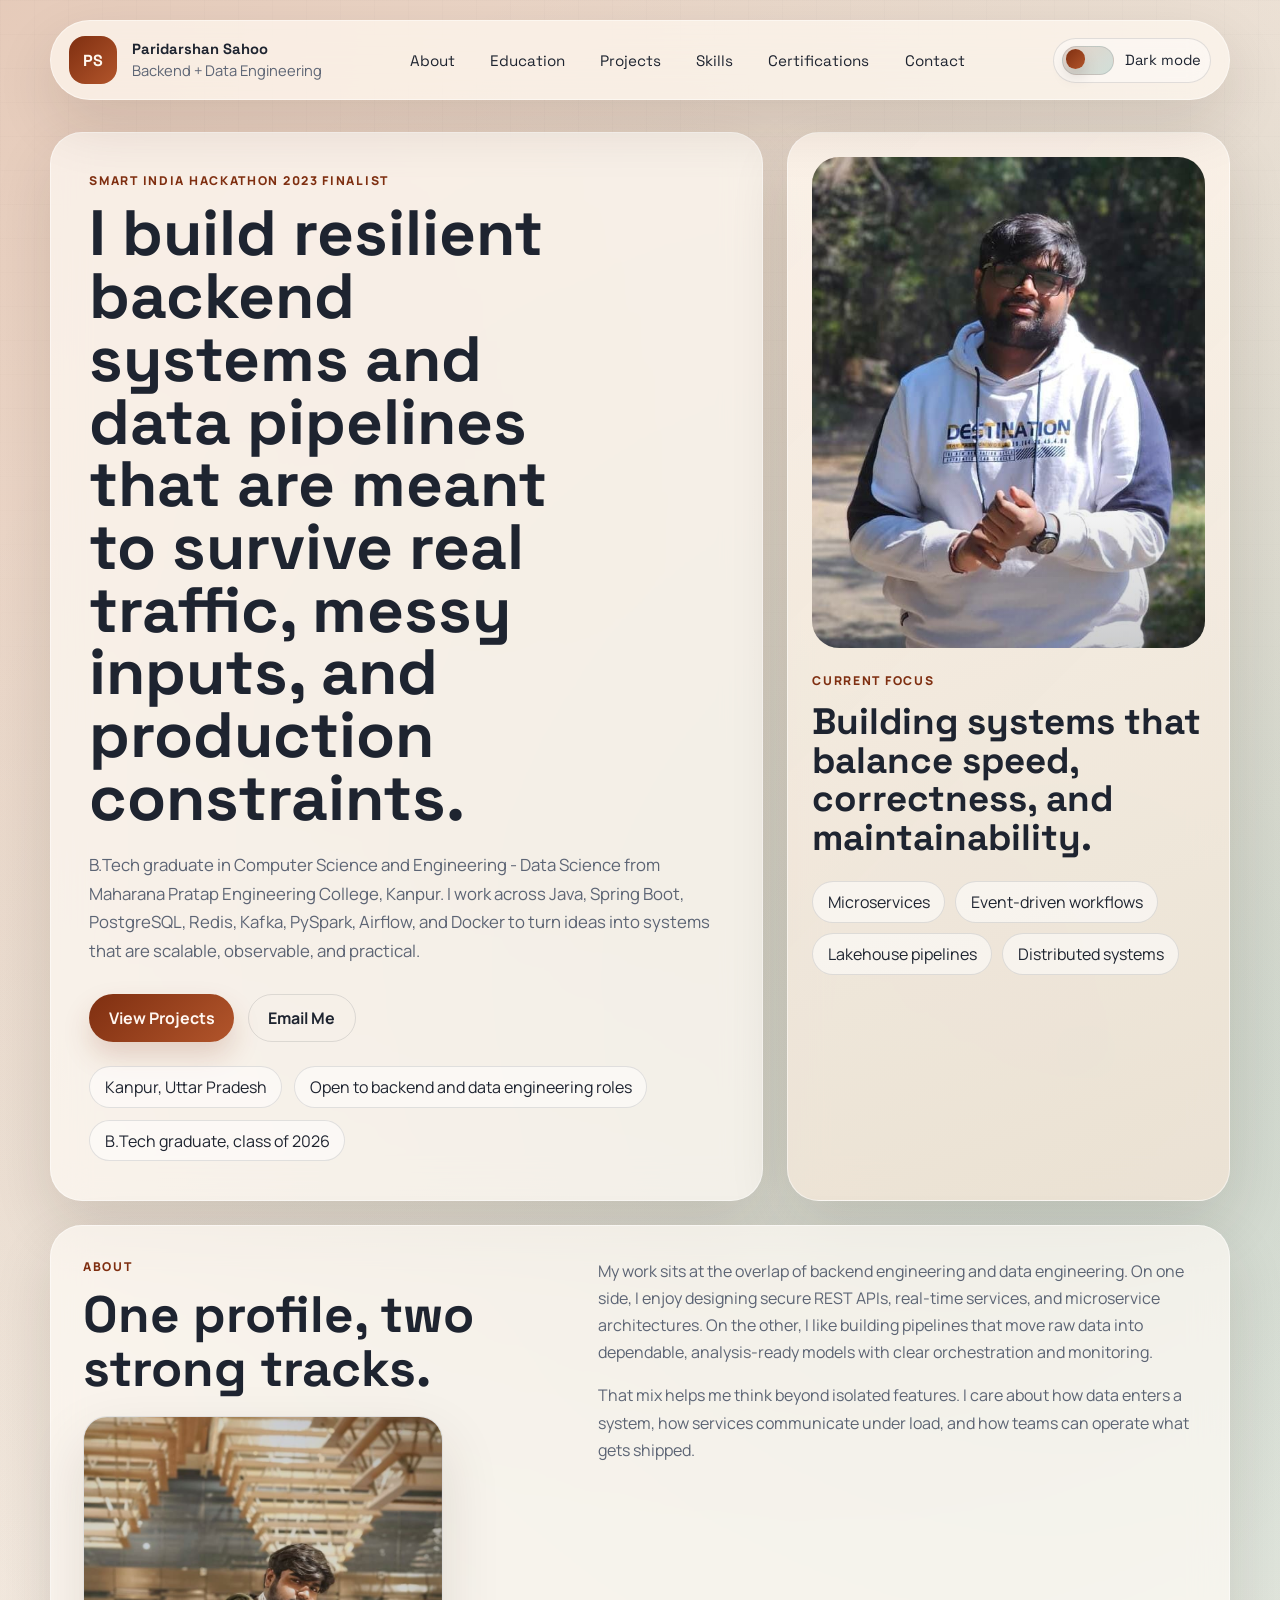
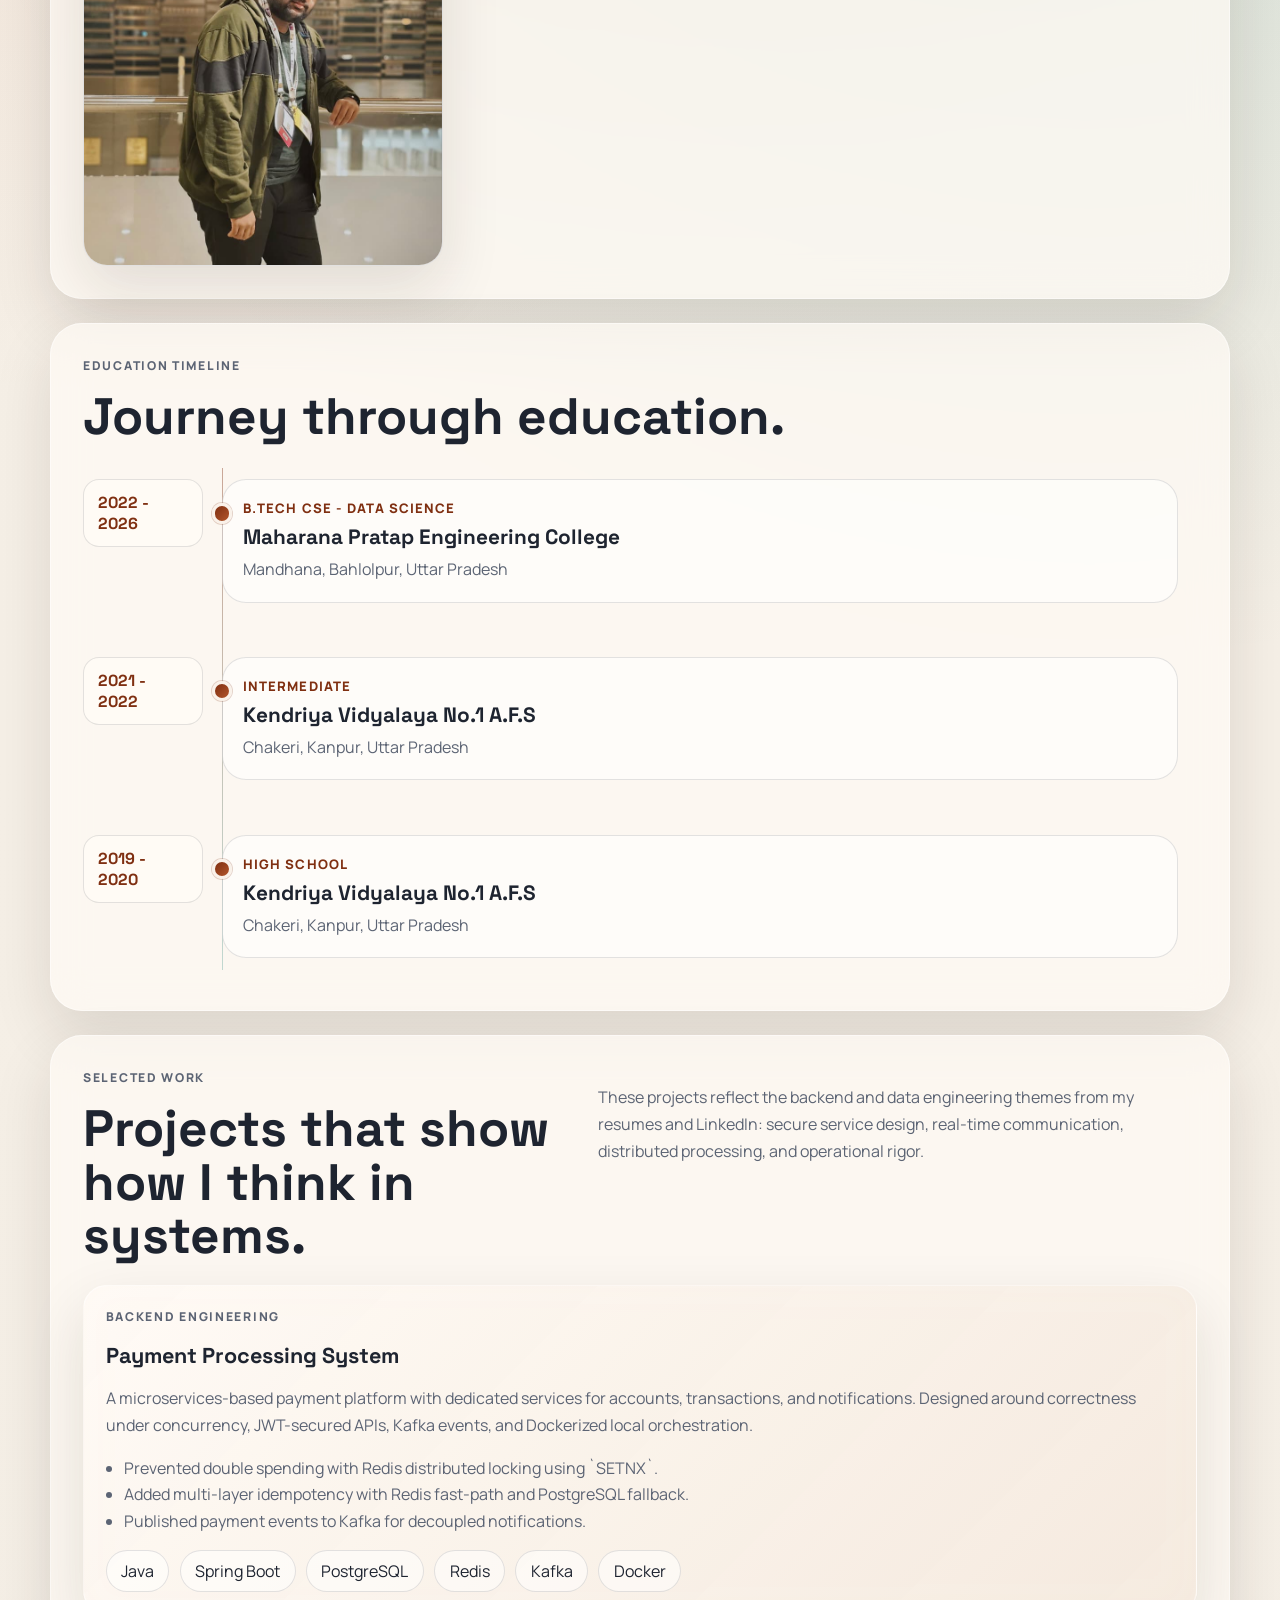
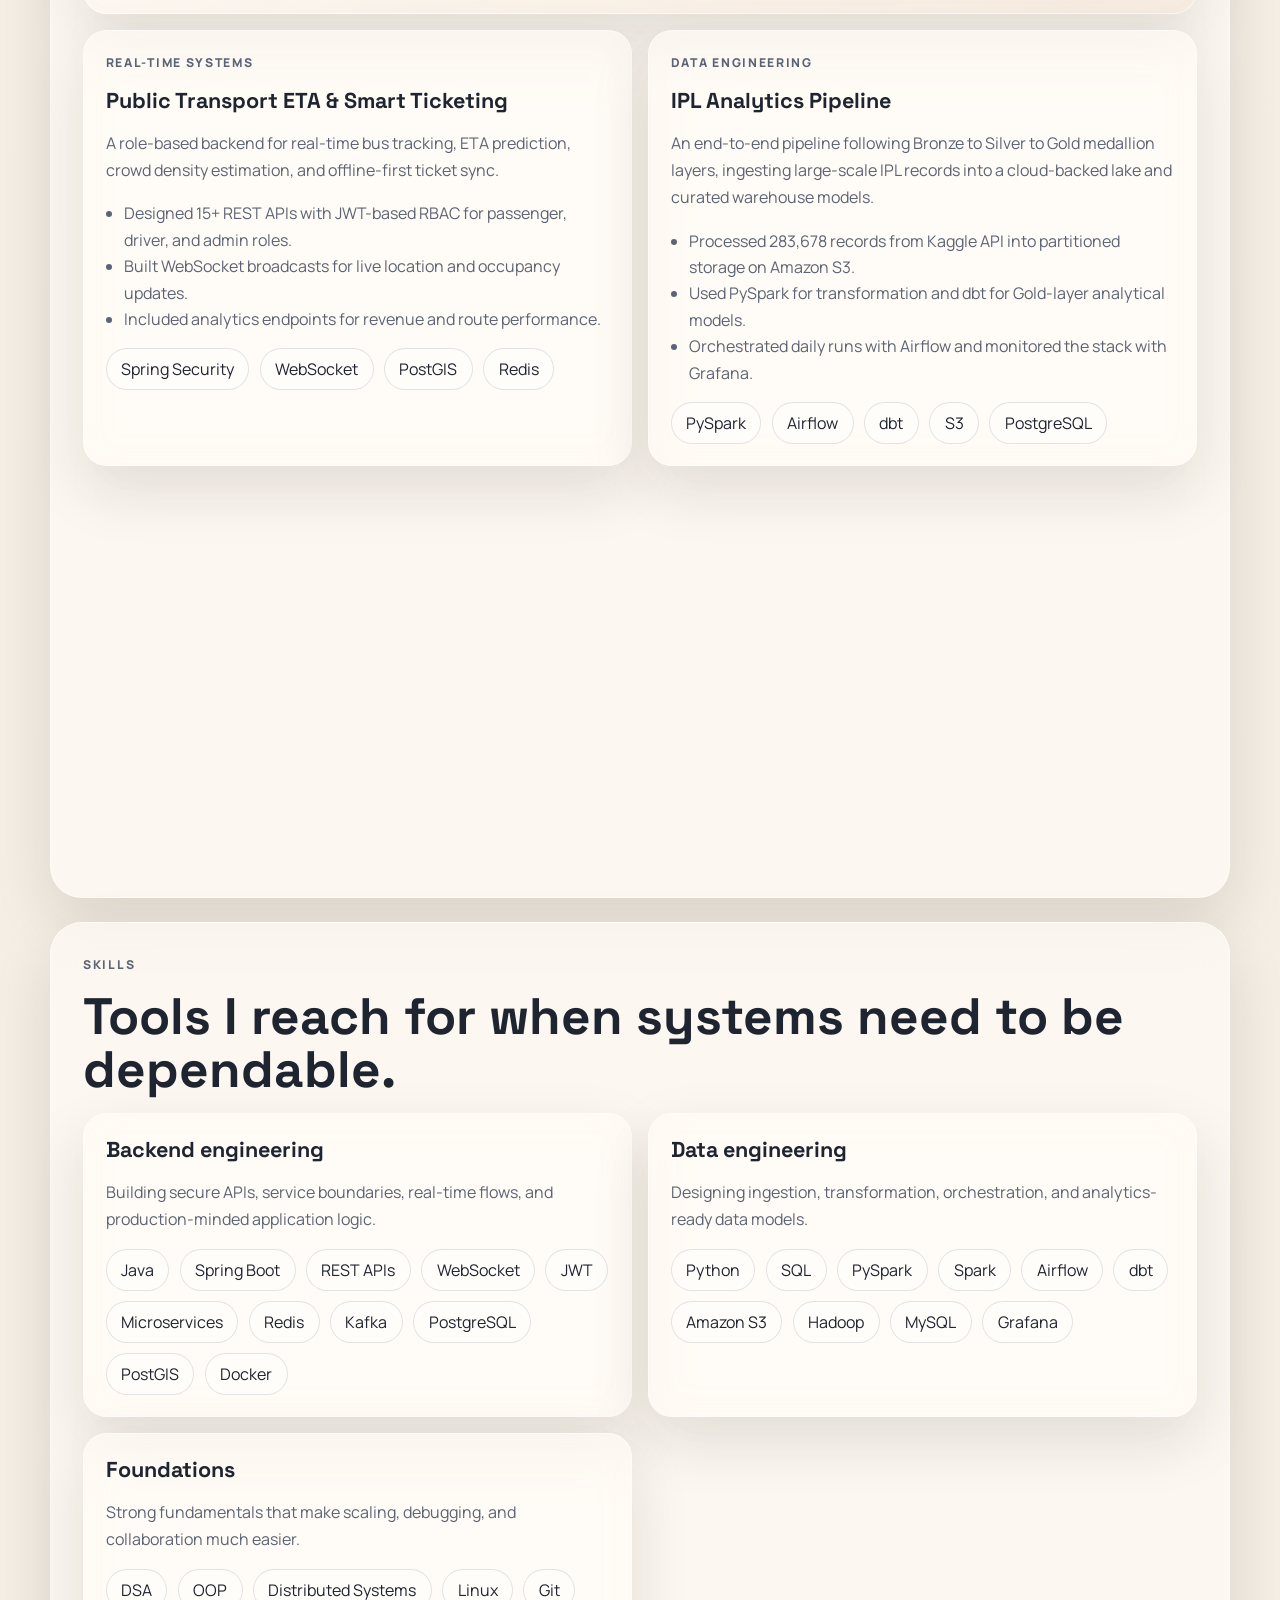
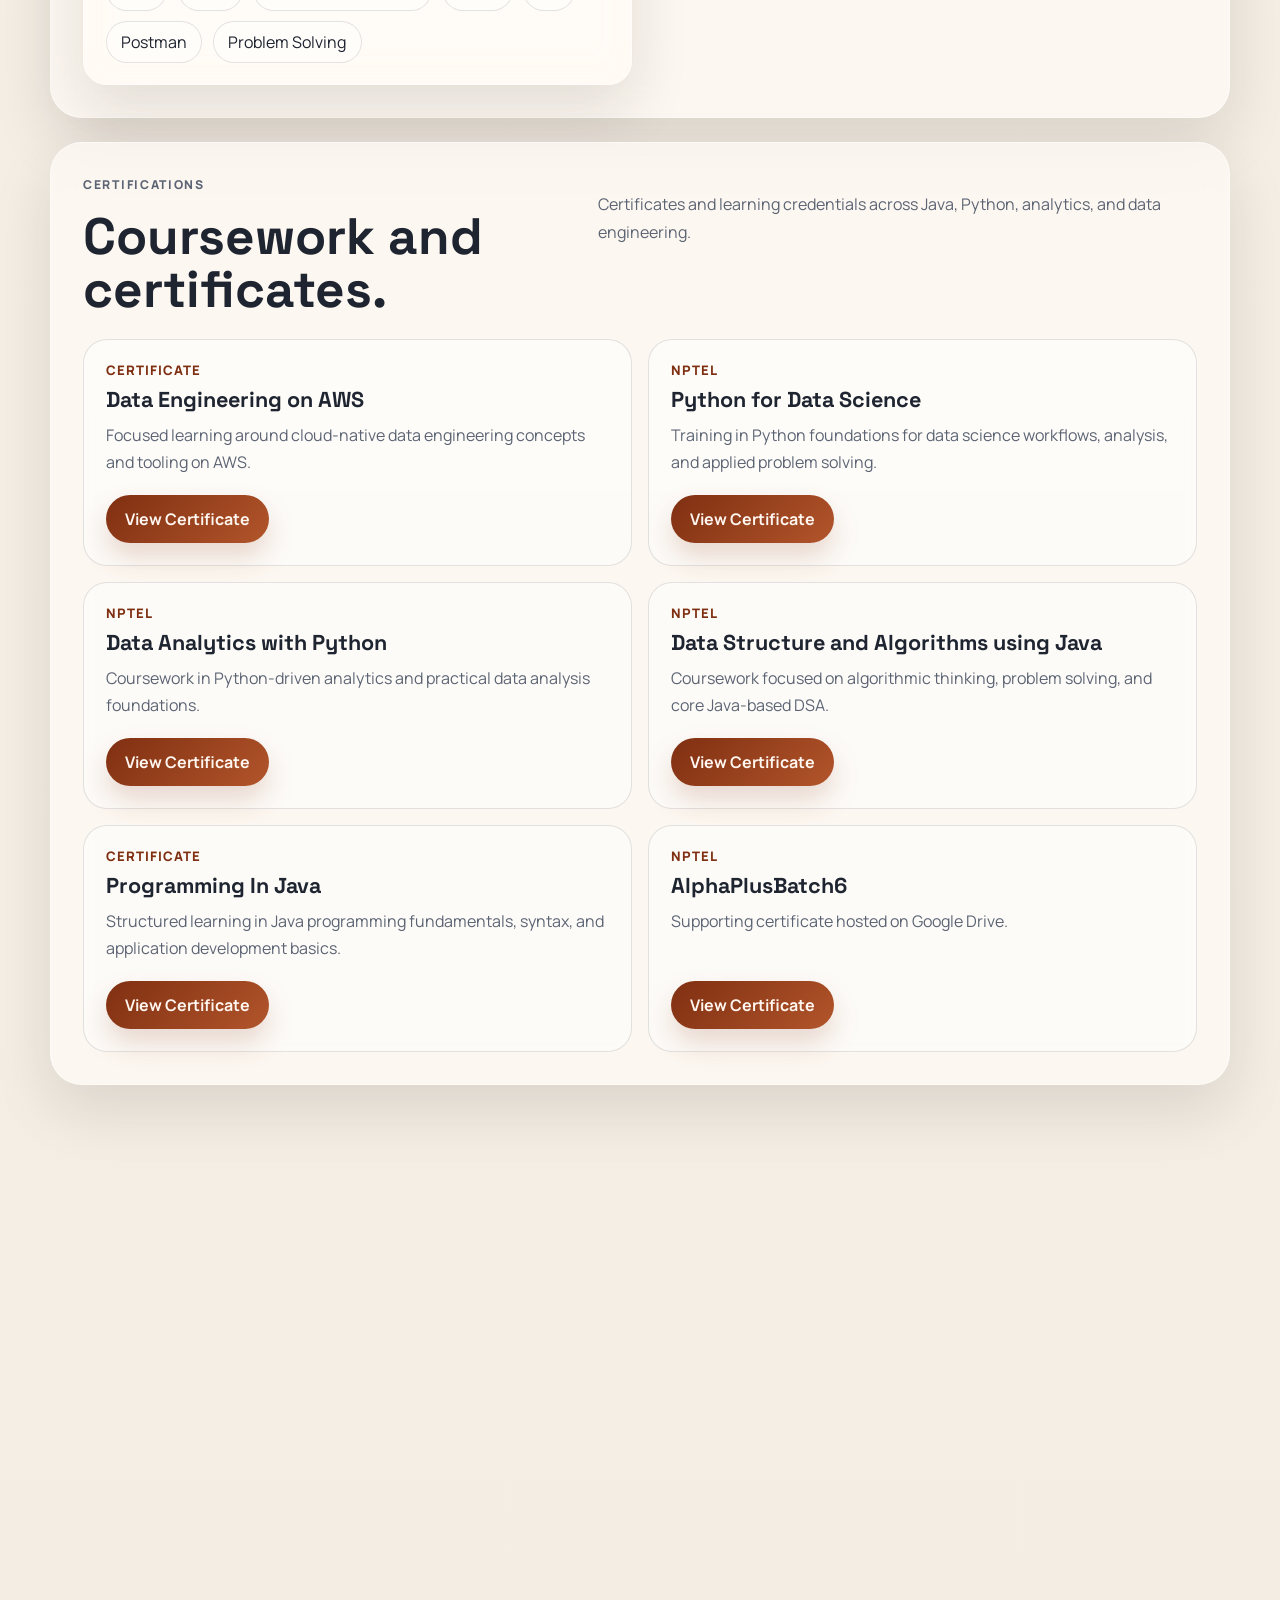
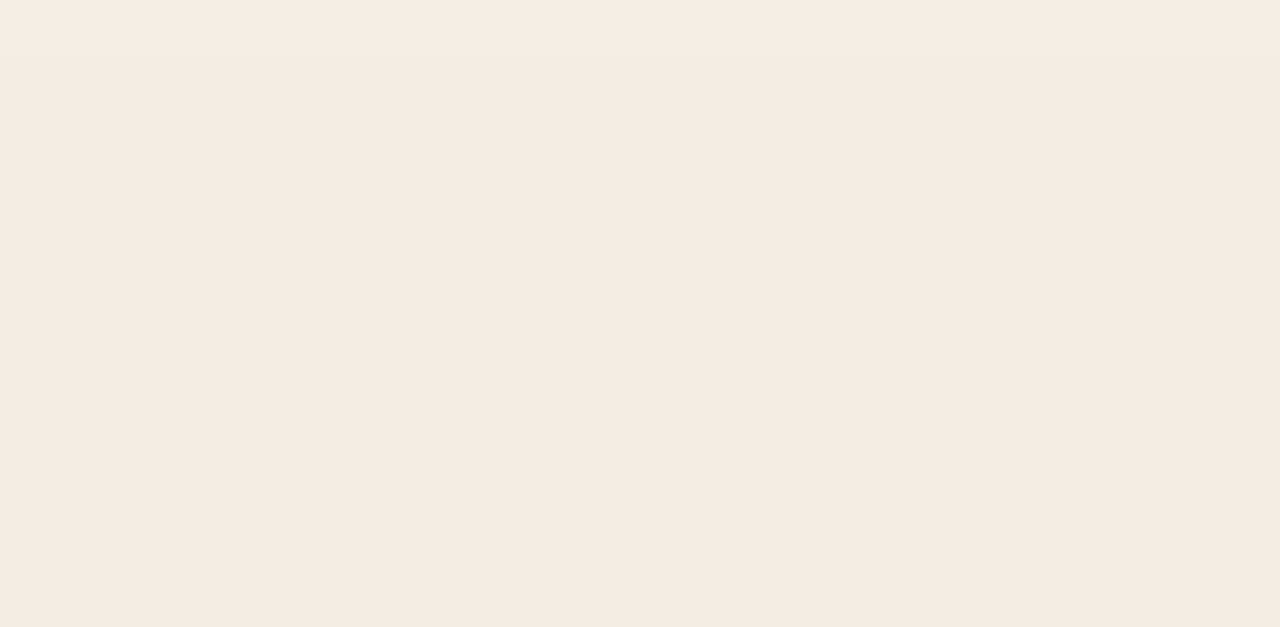
<file: index.html>
<!DOCTYPE html>
<html lang="en">
<head>
  <meta charset="UTF-8">
  <meta name="viewport" content="width=device-width, initial-scale=1.0">
  <title>Paridarshan Sahoo | Backend & Data Engineering Portfolio</title>
  <meta
    name="description"
    content="Portfolio of Paridarshan Sahoo, a computer science graduate building backend systems, distributed services, and production-ready data pipelines."
  >
  <link rel="preconnect" href="https://fonts.googleapis.com">
  <link rel="preconnect" href="https://fonts.gstatic.com" crossorigin>
  <link
    href="https://fonts.googleapis.com/css2?family=Manrope:wght@400;500;600;700;800&family=Space+Grotesk:wght@500;700&display=swap"
    rel="stylesheet"
  >
  <link rel="stylesheet" href="styles.css">
</head>
<body>
  <div class="page-shell">
    <header class="site-header">
      <a class="brand" href="#top" aria-label="Go to top">
        <span class="brand-mark">PS</span>
        <span class="brand-copy">
          <strong>Paridarshan Sahoo</strong>
          <span>Backend + Data Engineering</span>
        </span>
      </a>
      <nav class="site-nav" aria-label="Primary">
        <a href="#about">About</a>
        <a href="#education">Education</a>
        <a href="#work">Projects</a>
        <a href="#skills">Skills</a>
        <a href="#certifications">Certifications</a>
        <a href="#contact">Contact</a>
      </nav>
      <button class="theme-toggle" type="button" aria-label="Toggle dark mode" aria-pressed="false">
        <span class="theme-toggle-track">
          <span class="theme-toggle-thumb"></span>
        </span>
        <span class="theme-toggle-text">Dark mode</span>
      </button>
    </header>

    <main id="top">
      <section class="hero">
        <div class="hero-copy">
          <p class="eyebrow">Smart India Hackathon 2023 Finalist</p>
          <h1>
            I build resilient backend systems and data pipelines that are meant to
            survive real traffic, messy inputs, and production constraints.
          </h1>
          <p class="hero-text">
            B.Tech graduate in Computer Science and Engineering - Data Science from
            Maharana Pratap Engineering College, Kanpur. I work across Java, Spring Boot,
            PostgreSQL, Redis, Kafka, PySpark, Airflow, and Docker to turn ideas into systems
            that are scalable, observable, and practical.
          </p>
          <div class="hero-actions">
            <a class="button button-primary" href="#work">View Projects</a>
            <a class="button button-secondary" href="mailto:goodparidarshan@gmail.com">Email Me</a>
          </div>
          <ul class="hero-meta" aria-label="Quick facts">
            <li>Kanpur, Uttar Pradesh</li>
            <li>Open to backend and data engineering roles</li>
            <li>B.Tech graduate, class of 2026</li>
          </ul>
        </div>

        <aside class="hero-card" data-float>
          <div class="hero-photo-wrap">
            <img
              class="hero-photo"
              src="assets/profile-outdoor.png"
              alt="Portrait of Paridarshan Sahoo outdoors"
            >
          </div>
          <p class="card-label">Current focus</p>
          <h2>Building systems that balance speed, correctness, and maintainability.</h2>
          <div class="focus-list">
            <span>Microservices</span>
            <span>Event-driven workflows</span>
            <span>Lakehouse pipelines</span>
            <span>Distributed systems</span>
          </div>
        </aside>
      </section>

      <section class="section two-column" id="about">
        <div>
          <p class="section-tag">About</p>
          <h2>One profile, two strong tracks.</h2>
          <div class="about-photo-card">
            <img
              class="about-photo"
              src="assets/profile-event.png"
              alt="Portrait of Paridarshan Sahoo at an event venue"
            >
          </div>
        </div>
        <div class="section-copy">
          <p>
            My work sits at the overlap of backend engineering and data engineering. On one side,
            I enjoy designing secure REST APIs, real-time services, and microservice architectures.
            On the other, I like building pipelines that move raw data into dependable, analysis-ready
            models with clear orchestration and monitoring.
          </p>
          <p>
            That mix helps me think beyond isolated features. I care about how data enters a system,
            how services communicate under load, and how teams can operate what gets shipped.
          </p>
        </div>
      </section>

      <section class="section education-section" id="education">
        <div class="section-heading compact">
          <div>
            <p class="section-tag">Education Timeline</p>
            <h2>Journey through education.</h2>
          </div>
        </div>

        <div class="education-timeline">
          <article class="education-card">
            <span class="education-year">2022 - 2026</span>
            <div class="education-body">
              <p class="education-label">B.Tech CSE - Data Science</p>
              <h3>Maharana Pratap Engineering College</h3>
              <p>Mandhana, Bahlolpur, Uttar Pradesh</p>
            </div>
          </article>

          <article class="education-card">
            <span class="education-year">2021 - 2022</span>
            <div class="education-body">
              <p class="education-label">Intermediate</p>
              <h3>Kendriya Vidyalaya No.1 A.F.S</h3>
              <p>Chakeri, Kanpur, Uttar Pradesh</p>
            </div>
          </article>

          <article class="education-card">
            <span class="education-year">2019 - 2020</span>
            <div class="education-body">
              <p class="education-label">High School</p>
              <h3>Kendriya Vidyalaya No.1 A.F.S</h3>
              <p>Chakeri, Kanpur, Uttar Pradesh</p>
            </div>
          </article>
        </div>
      </section>

      <section class="section" id="work">
        <div class="section-heading">
          <div>
            <p class="section-tag">Selected Work</p>
            <h2>Projects that show how I think in systems.</h2>
          </div>
          <p>
            These projects reflect the backend and data engineering themes from my resumes and LinkedIn:
            secure service design, real-time communication, distributed processing, and operational rigor.
          </p>
        </div>

        <div class="project-grid">
          <article class="project-card featured" data-float>
            <p class="project-kind">Backend Engineering</p>
            <h3>Payment Processing System</h3>
            <p>
              A microservices-based payment platform with dedicated services for accounts,
              transactions, and notifications. Designed around correctness under concurrency,
              JWT-secured APIs, Kafka events, and Dockerized local orchestration.
            </p>
            <ul>
              <li>Prevented double spending with Redis distributed locking using `SETNX`.</li>
              <li>Added multi-layer idempotency with Redis fast-path and PostgreSQL fallback.</li>
              <li>Published payment events to Kafka for decoupled notifications.</li>
            </ul>
            <div class="chip-row">
              <span>Java</span>
              <span>Spring Boot</span>
              <span>PostgreSQL</span>
              <span>Redis</span>
              <span>Kafka</span>
              <span>Docker</span>
            </div>
          </article>

          <article class="project-card" data-float>
            <p class="project-kind">Real-Time Systems</p>
            <h3>Public Transport ETA & Smart Ticketing</h3>
            <p>
              A role-based backend for real-time bus tracking, ETA prediction, crowd density
              estimation, and offline-first ticket sync.
            </p>
            <ul>
              <li>Designed 15+ REST APIs with JWT-based RBAC for passenger, driver, and admin roles.</li>
              <li>Built WebSocket broadcasts for live location and occupancy updates.</li>
              <li>Included analytics endpoints for revenue and route performance.</li>
            </ul>
            <div class="chip-row">
              <span>Spring Security</span>
              <span>WebSocket</span>
              <span>PostGIS</span>
              <span>Redis</span>
            </div>
          </article>

          <article class="project-card" data-float>
            <p class="project-kind">Data Engineering</p>
            <h3>IPL Analytics Pipeline</h3>
            <p>
              An end-to-end pipeline following Bronze to Silver to Gold medallion layers,
              ingesting large-scale IPL records into a cloud-backed lake and curated warehouse models.
            </p>
            <ul>
              <li>Processed 283,678 records from Kaggle API into partitioned storage on Amazon S3.</li>
              <li>Used PySpark for transformation and dbt for Gold-layer analytical models.</li>
              <li>Orchestrated daily runs with Airflow and monitored the stack with Grafana.</li>
            </ul>
            <div class="chip-row">
              <span>PySpark</span>
              <span>Airflow</span>
              <span>dbt</span>
              <span>S3</span>
              <span>PostgreSQL</span>
            </div>
          </article>

          <article class="project-card" data-float>
            <p class="project-kind">Distributed Data Processing</p>
            <h3>Log Analysis & Anomaly Detection</h3>
            <p>
              A Spark and Hadoop pipeline for large-scale log processing, anomaly detection, and
              faster operational analysis.
            </p>
            <ul>
              <li>Processed 29 GB of server logs using Spark and HDFS.</li>
              <li>Reduced analysis time by 40% compared to sequential processing.</li>
              <li>Focused on scalable ETL and fault-tolerant data workflows.</li>
            </ul>
            <div class="chip-row">
              <span>Python</span>
              <span>Spark</span>
              <span>Hadoop</span>
              <span>Linux</span>
            </div>
          </article>

          <article class="project-card" data-float>
            <p class="project-kind">Security Research</p>
            <h3>Tornet Granted</h3>
            <p>
              A graph traversal and metadata extraction tool for enumerating hidden services on
              Tor-based networks, built as a hackathon solution that reached the SIH 2023 Grand Finale.
            </p>
            <ul>
              <li>Navigated `.onion` networks through Tor proxy routing.</li>
              <li>Validated hidden nodes and extracted structured metadata using BeautifulSoup.</li>
              <li>Stored discoveries in SQLite for deeper security analysis.</li>
            </ul>
            <div class="chip-row">
              <span>Python</span>
              <span>Flask</span>
              <span>BeautifulSoup</span>
              <span>SQLite</span>
              <span>Tor</span>
            </div>
          </article>
        </div>
      </section>

      <section class="section skill-layout" id="skills">
        <div class="section-heading compact">
          <div>
            <p class="section-tag">Skills</p>
            <h2>Tools I reach for when systems need to be dependable.</h2>
          </div>
        </div>

        <div class="skill-columns">
          <article class="skill-panel">
            <h3>Backend engineering</h3>
            <p>Building secure APIs, service boundaries, real-time flows, and production-minded application logic.</p>
            <div class="chip-row">
              <span>Java</span>
              <span>Spring Boot</span>
              <span>REST APIs</span>
              <span>WebSocket</span>
              <span>JWT</span>
              <span>Microservices</span>
              <span>Redis</span>
              <span>Kafka</span>
              <span>PostgreSQL</span>
              <span>PostGIS</span>
              <span>Docker</span>
            </div>
          </article>

          <article class="skill-panel">
            <h3>Data engineering</h3>
            <p>Designing ingestion, transformation, orchestration, and analytics-ready data models.</p>
            <div class="chip-row">
              <span>Python</span>
              <span>SQL</span>
              <span>PySpark</span>
              <span>Spark</span>
              <span>Airflow</span>
              <span>dbt</span>
              <span>Amazon S3</span>
              <span>Hadoop</span>
              <span>MySQL</span>
              <span>Grafana</span>
            </div>
          </article>

          <article class="skill-panel">
            <h3>Foundations</h3>
            <p>Strong fundamentals that make scaling, debugging, and collaboration much easier.</p>
            <div class="chip-row">
              <span>DSA</span>
              <span>OOP</span>
              <span>Distributed Systems</span>
              <span>Linux</span>
              <span>Git</span>
              <span>Postman</span>
              <span>Problem Solving</span>
            </div>
          </article>
        </div>
      </section>

      <section class="section certifications-section" id="certifications">
        <div class="section-heading">
          <div>
            <p class="section-tag">Certifications</p>
            <h2>Coursework and certificates.</h2>
          </div>
          <p>
            Certificates and learning credentials across Java, Python, analytics, and data engineering.
          </p>
        </div>

        <div class="certification-grid">
          <article class="certification-card">
            <div>
              <p class="education-label">Certificate</p>
              <h3>Data Engineering on AWS</h3>
              <p>Focused learning around cloud-native data engineering concepts and tooling on AWS.</p>
            </div>
            <a
              class="button button-primary"
              href="https://drive.google.com/file/d/180gUpl56oqrcCeaUFGnBMcc9LUt6A2dS/view?usp=drive_link"
              target="_blank"
              rel="noreferrer"
            >
              View Certificate
            </a>
          </article>

          <article class="certification-card">
            <div>
              <p class="education-label">NPTEL</p>
              <h3>Python for Data Science</h3>
              <p>Training in Python foundations for data science workflows, analysis, and applied problem solving.</p>
            </div>
            <a
              class="button button-primary"
              href="https://drive.google.com/file/d/1gDGTomi5lGoI6UwFo2mkn5msMT7-N7E2/view?usp=drive_link"
              target="_blank"
              rel="noreferrer"
            >
              View Certificate
            </a>
          </article>

          <article class="certification-card">
            <div>
              <p class="education-label">NPTEL</p>
              <h3>Data Analytics with Python</h3>
              <p>Coursework in Python-driven analytics and practical data analysis foundations.</p>
            </div>
            <a
              class="button button-primary"
              href="https://drive.google.com/file/d/1gB38bcSxpJDm0-HruaR5wteiRyUCOKGC/view?usp=drive_link"
              target="_blank"
              rel="noreferrer"
            >
              View Certificate
            </a>
          </article>

          <article class="certification-card">
            <div>
              <p class="education-label">NPTEL</p>
              <h3>Data Structure and Algorithms using Java</h3>
              <p>Coursework focused on algorithmic thinking, problem solving, and core Java-based DSA.</p>
            </div>
            <a
              class="button button-primary"
              href="https://drive.google.com/file/d/1LtHZ9v0ctFG6SUCJolxCrjyQyFmbnGBe/view?usp=drive_link"
              target="_blank"
              rel="noreferrer"
            >
              View Certificate
            </a>
          </article>

          <article class="certification-card">
            <div>
              <p class="education-label">Certificate</p>
              <h3>Programming In Java</h3>
              <p>Structured learning in Java programming fundamentals, syntax, and application development basics.</p>
            </div>
            <a
              class="button button-primary"
              href="https://drive.google.com/file/d/1fu4mYCsW-KIXUBvELEjMZGKj1oYAx-0D/view?usp=drive_link"
              target="_blank"
              rel="noreferrer"
            >
              View Certificate
            </a>
          </article>

          <article class="certification-card">
            <div>
              <p class="education-label">NPTEL</p>
              <h3>AlphaPlusBatch6</h3>
              <p>Supporting certificate hosted on Google Drive.</p>
            </div>
            <a
              class="button button-primary"
              href="https://drive.google.com/file/d/1rFN_tnX27S9vZK27O6t9uW4ynZBUKy6c/view?usp=drive_link"
              target="_blank"
              rel="noreferrer"
            >
              View Certificate
            </a>
          </article>
        </div>
      </section>

      <section class="section achievements">
        <div class="section-heading compact">
          <div>
            <p class="section-tag">Recognition</p>
            <h2>Competitive work that holds up under pressure.</h2>
          </div>
        </div>

        <div class="timeline">
          <article>
            <span>2023</span>
            <div>
              <h3>Smart India Hackathon Finalist</h3>
              <p>Reached the Grand Finale with a solution for enumerating hidden servers on Tor-based networks.</p>
            </div>
          </article>
          <article>
            <span>Top 5</span>
            <div>
              <h3>Code-o-Fiesta 2.0</h3>
              <p>Ranked in the top 5 among 300+ participants in a competitive coding contest organized by MPGI, Kanpur.</p>
            </div>
          </article>
          <article>
            <span>Finalist</span>
            <div>
              <h3>HackIndia24 and Ace Hack 4.0</h3>
              <p>Built working prototypes under tight national-level hackathon timelines.</p>
            </div>
          </article>
        </div>
      </section>

      <section class="section contact-section" id="contact">
        <div>
          <p class="section-tag">Contact</p>
          <h2>Let’s build something solid.</h2>
          <p>
            If you are hiring for backend engineering, platform engineering, or data engineering internships
            and entry-level roles, I’d love to connect.
          </p>
        </div>

        <div class="contact-card">
          <a href="mailto:goodparidarshan@gmail.com">goodparidarshan@gmail.com</a>
          <a href="https://www.linkedin.com/in/darshanpc/" target="_blank" rel="noreferrer">LinkedIn</a>
          <a href="https://github.com/darshanPC25" target="_blank" rel="noreferrer">GitHub</a>
          <a href="assets/ResumeBE1.pdf" target="_blank" rel="noreferrer">Backend Resume</a>
          <a href="assets/ResumeDE1.pdf" target="_blank" rel="noreferrer">Data Engineering Resume</a>
        </div>
      </section>
    </main>
  </div>

  <script src="script.js"></script>
</body>
</html>
</file>
<file: styles.css>
:root {
  --bg: #f4efe7;
  --bg-strong: #e7dac7;
  --surface: rgba(255, 251, 245, 0.7);
  --surface-strong: #fffdf8;
  --text: #1e2430;
  --muted: #5c6474;
  --line: rgba(30, 36, 48, 0.12);
  --accent: #b2552b;
  --accent-deep: #7f2f11;
  --accent-cool: #0f766e;
  --shadow: 0 24px 60px rgba(39, 28, 17, 0.12);
  --shadow-strong: 0 28px 80px rgba(39, 28, 17, 0.18);
  --radius-xl: 32px;
  --radius-lg: 24px;
  --radius-md: 16px;
  --radius-sm: 999px;
  --transition: 220ms ease;
  --float-y: 0px;
  --hero-glow: rgba(178, 85, 43, 0.22);
  --header-bg: rgba(255, 248, 240, 0.72);
  --header-border: rgba(255, 255, 255, 0.45);
  --toggle-bg: rgba(255, 255, 255, 0.4);
  --toggle-track: linear-gradient(135deg, rgba(127, 47, 17, 0.18), rgba(15, 118, 110, 0.18));
  --nav-hover-bg: rgba(255, 255, 255, 0.42);
}

body.dark-mode {
  --bg: #10161d;
  --bg-strong: #16202b;
  --surface: rgba(17, 24, 33, 0.74);
  --surface-strong: rgba(22, 31, 43, 0.9);
  --text: #edf2f7;
  --muted: #b1becc;
  --line: rgba(229, 236, 244, 0.14);
  --accent: #e08a5a;
  --accent-deep: #ffb27d;
  --accent-cool: #6ed3c9;
  --shadow: 0 28px 70px rgba(0, 0, 0, 0.34);
  --shadow-strong: 0 34px 90px rgba(0, 0, 0, 0.46);
  --hero-glow: rgba(110, 211, 201, 0.2);
  --header-bg: rgba(14, 20, 28, 0.82);
  --header-border: rgba(229, 236, 244, 0.12);
  --toggle-bg: rgba(23, 32, 44, 0.78);
  --toggle-track: linear-gradient(135deg, rgba(224, 138, 90, 0.18), rgba(110, 211, 201, 0.22));
  --nav-hover-bg: rgba(255, 255, 255, 0.06);
}

* {
  box-sizing: border-box;
}

html {
  scroll-behavior: smooth;
}

body {
  margin: 0;
  min-height: 100vh;
  font-family: "Manrope", sans-serif;
  color: var(--text);
  background:
    radial-gradient(circle at top left, rgba(178, 85, 43, 0.24), transparent 28%),
    radial-gradient(circle at 85% 15%, rgba(15, 118, 110, 0.18), transparent 20%),
    linear-gradient(180deg, #f6f0e7 0%, #f3ede4 100%);
  transition: background 400ms ease, color 240ms ease;
}

body.dark-mode {
  background:
    radial-gradient(circle at 12% 14%, rgba(224, 138, 90, 0.16), transparent 22%),
    radial-gradient(circle at 86% 10%, rgba(110, 211, 201, 0.14), transparent 18%),
    linear-gradient(180deg, #0f151d 0%, #121b25 100%);
}

body::before {
  content: "";
  position: fixed;
  inset: 0;
  pointer-events: none;
  background-image:
    linear-gradient(rgba(30, 36, 48, 0.04) 1px, transparent 1px),
    linear-gradient(90deg, rgba(30, 36, 48, 0.04) 1px, transparent 1px);
  background-size: 34px 34px;
  mask-image: linear-gradient(180deg, rgba(0, 0, 0, 0.35), transparent 85%);
}

.page-shell {
  width: min(1180px, calc(100% - 2rem));
  margin: 0 auto;
  padding: 1.25rem 0 4rem;
}

.site-header {
  position: sticky;
  top: 1rem;
  z-index: 10;
  display: flex;
  align-items: center;
  justify-content: space-between;
  gap: 1rem;
  padding: 0.95rem 1.15rem;
  margin-bottom: 2rem;
  border: 1px solid var(--header-border);
  border-radius: var(--radius-sm);
  background: var(--header-bg);
  backdrop-filter: blur(18px);
  box-shadow: var(--shadow);
  transition: background 240ms ease, border-color 240ms ease, box-shadow 240ms ease, transform var(--transition);
}

.brand {
  display: inline-flex;
  align-items: center;
  gap: 0.9rem;
  color: inherit;
  text-decoration: none;
}

.brand-mark {
  display: grid;
  place-items: center;
  width: 3rem;
  height: 3rem;
  border-radius: 1rem;
  font-family: "Space Grotesk", sans-serif;
  font-weight: 700;
  color: #fff8ef;
  background: linear-gradient(135deg, var(--accent-deep), var(--accent));
}

.brand-copy {
  display: flex;
  flex-direction: column;
  gap: 0.15rem;
  font-size: 0.92rem;
}

.brand-copy strong,
.site-nav a,
h1,
h2,
h3 {
  font-family: "Space Grotesk", sans-serif;
}

.brand-copy span {
  color: var(--muted);
}

.site-nav {
  display: flex;
  flex-wrap: wrap;
  gap: 0.8rem;
}

.site-nav a {
  color: var(--text);
  text-decoration: none;
  font-size: 0.95rem;
  position: relative;
  padding: 0.45rem 0.7rem;
  border-radius: 0.8rem;
  transition: color var(--transition), transform var(--transition);
}

.site-nav a::after {
  content: "";
  position: absolute;
  left: 0;
  bottom: -0.22rem;
  width: 100%;
  height: 2px;
  transform: scaleX(0);
  transform-origin: left;
  background: linear-gradient(90deg, var(--accent-deep), var(--accent-cool));
  transition: transform var(--transition);
}

.site-nav a:hover {
  transform: translateY(-1px);
  background: var(--nav-hover-bg);
}

.site-nav a:hover::after,
.site-nav a:focus-visible::after {
  transform: scaleX(1);
}

.site-nav a:focus-visible,
.theme-toggle:focus-visible,
.button:focus-visible,
.contact-card a:focus-visible {
  outline: 2px solid var(--accent-cool);
  outline-offset: 2px;
}

.theme-toggle {
  display: inline-flex;
  align-items: center;
  gap: 0.7rem;
  padding: 0.45rem 0.55rem;
  border: 1px solid var(--line);
  border-radius: var(--radius-sm);
  background: var(--toggle-bg);
  color: var(--text);
  cursor: pointer;
  transition: transform var(--transition), background var(--transition), border-color var(--transition), box-shadow var(--transition);
}

.theme-toggle:hover {
  transform: translateY(-1px);
  box-shadow: 0 16px 30px rgba(39, 28, 17, 0.12);
}

.theme-toggle-track {
  position: relative;
  width: 3.2rem;
  height: 1.8rem;
  border-radius: var(--radius-sm);
  background: var(--toggle-track);
  border: 1px solid var(--line);
}

.theme-toggle-thumb {
  position: absolute;
  top: 0.16rem;
  left: 0.16rem;
  width: 1.2rem;
  height: 1.2rem;
  border-radius: 50%;
  background: linear-gradient(135deg, var(--accent-deep), var(--accent));
  box-shadow: 0 8px 16px rgba(0, 0, 0, 0.15);
  transition: transform 260ms ease, background 240ms ease;
}

body.dark-mode .theme-toggle-thumb {
  transform: translateX(1.35rem);
  background: linear-gradient(135deg, #fff2c0, #ffb27d);
}

.theme-toggle-text {
  font-family: "Space Grotesk", sans-serif;
  font-size: 0.92rem;
}

.hero {
  display: grid;
  grid-template-columns: 1.45fr 0.9fr;
  gap: 1.5rem;
  align-items: stretch;
}

.hero-copy,
.hero-card,
.section,
.project-card,
.skill-panel,
.contact-card {
  border: 1px solid rgba(255, 255, 255, 0.5);
  background: var(--surface);
  backdrop-filter: blur(18px);
  box-shadow: var(--shadow);
  transition:
    transform 320ms ease,
    box-shadow 320ms ease,
    background 240ms ease,
    border-color 240ms ease;
}

.hero-copy {
  padding: clamp(1.75rem, 3vw, 3rem);
  border-radius: var(--radius-xl);
}

.eyebrow,
.section-tag,
.project-kind,
.card-label {
  margin: 0 0 0.85rem;
  letter-spacing: 0.14em;
  text-transform: uppercase;
  font-size: 0.76rem;
  font-weight: 800;
  color: var(--accent-deep);
}

h1 {
  margin: 0;
  font-size: clamp(2.7rem, 5vw, 5rem);
  line-height: 0.98;
  max-width: 12ch;
}

.hero-text,
.section-copy p,
.section-heading p,
.project-card p,
.skill-panel p,
.contact-section p,
.timeline p {
  color: var(--muted);
  line-height: 1.7;
}

.hero-text {
  max-width: 64ch;
  margin: 1.35rem 0 0;
  font-size: 1.05rem;
}

.hero-actions {
  display: flex;
  flex-wrap: wrap;
  gap: 0.9rem;
  margin-top: 1.8rem;
}

.button {
  display: inline-flex;
  align-items: center;
  justify-content: center;
  min-height: 3rem;
  padding: 0 1.2rem;
  border-radius: var(--radius-sm);
  text-decoration: none;
  font-weight: 700;
  transition: transform var(--transition), box-shadow var(--transition), background var(--transition), color var(--transition), border-color var(--transition);
}

.button-primary {
  color: #fff6f0;
  background: linear-gradient(135deg, var(--accent-deep), var(--accent));
  box-shadow: 0 14px 28px rgba(127, 47, 17, 0.18);
}

.button-secondary {
  color: var(--text);
  border: 1px solid var(--line);
}

.button:hover,
.button:focus-visible {
  transform: translateY(-2px);
}

.hero-meta {
  display: flex;
  flex-wrap: wrap;
  gap: 0.75rem;
  padding: 0;
  margin: 1.5rem 0 0;
  list-style: none;
}

.hero-meta li,
.focus-list span,
.chip-row span {
  padding: 0.55rem 0.9rem;
  border: 1px solid var(--line);
  border-radius: var(--radius-sm);
  background: rgba(255, 255, 255, 0.55);
  transition: transform var(--transition), background var(--transition), border-color var(--transition);
}

.hero-card {
  position: relative;
  overflow: hidden;
  padding: 1.5rem;
  border-radius: var(--radius-xl);
  background:
    linear-gradient(160deg, rgba(255, 248, 240, 0.85), rgba(239, 227, 212, 0.85)),
    linear-gradient(135deg, rgba(178, 85, 43, 0.14), transparent 60%);
}

.hero-card::before {
  content: "";
  position: absolute;
  inset: -20% auto auto -10%;
  width: 12rem;
  height: 12rem;
  border-radius: 50%;
  background: radial-gradient(circle, var(--hero-glow), transparent 68%);
  filter: blur(6px);
  animation: pulseGlow 6.5s ease-in-out infinite;
}

.hero-card h2 {
  margin: 0;
  font-size: clamp(1.5rem, 3vw, 2.3rem);
  line-height: 1.05;
}

.hero-photo-wrap {
  position: relative;
  margin-bottom: 1.5rem;
  border-radius: 1.7rem;
  overflow: hidden;
  aspect-ratio: 4 / 5;
  background: linear-gradient(135deg, rgba(127, 47, 17, 0.14), rgba(15, 118, 110, 0.12));
}

.hero-photo-wrap::after {
  content: "";
  position: absolute;
  inset: auto 0 0 0;
  height: 35%;
  background: linear-gradient(180deg, transparent, rgba(18, 22, 31, 0.22));
}

.hero-photo,
.about-photo {
  display: block;
  width: 100%;
  height: 100%;
  object-fit: cover;
  transition: transform 500ms ease;
}

.hero-photo {
  object-position: center 0%;
}

.about-photo {
  object-position: 52% 22%;
}

.hero-photo-wrap:hover .hero-photo,
.about-photo-card:hover .about-photo {
  transform: scale(1.04);
}

.focus-list,
.chip-row {
  display: flex;
  flex-wrap: wrap;
  gap: 0.65rem;
}

.focus-list {
  margin-top: 1.5rem;
}

.section {
  margin-top: 1.5rem;
  padding: clamp(1.35rem, 3vw, 2rem);
  border-radius: var(--radius-xl);
}

.two-column,
.section-heading,
.contact-section {
  display: grid;
  grid-template-columns: 0.9fr 1.1fr;
  gap: 1.5rem;
  align-items: start;
}

.two-column h2,
.section-heading h2,
.contact-section h2 {
  margin: 0;
  font-size: clamp(2rem, 4vw, 3.2rem);
  line-height: 1.05;
}

.about-photo-card {
  margin-top: 1.25rem;
  border-radius: var(--radius-lg);
  overflow: hidden;
  border: 1px solid var(--line);
  background: rgba(255, 255, 255, 0.5);
  box-shadow: var(--shadow);
  aspect-ratio: 4 / 5;
  max-width: 360px;
}

.section-copy p:first-child {
  margin-top: 0;
}

.education-timeline {
  position: relative;
  display: grid;
  gap: 1rem;
}

.education-timeline::before {
  content: "";
  position: absolute;
  left: 139px;
  top: 0.5rem;
  bottom: 0.5rem;
  width: 1px;
  background: linear-gradient(180deg, rgba(127, 47, 17, 0.4), rgba(15, 118, 110, 0.25));
}

.education-card {
  position: relative;
  display: grid;
  grid-template-columns: 120px 1fr;
  gap: 1.2rem;
  align-items: start;
  padding: 1.2rem 1.2rem 1.2rem 0;
}

.education-year {
  position: relative;
  z-index: 1;
  display: inline-flex;
  align-items: center;
  justify-content: center;
  min-height: 3rem;
  padding: 0.75rem 0.9rem;
  border: 1px solid var(--line);
  border-radius: 1rem;
  background: rgba(255, 251, 245, 0.92);
  font-family: "Space Grotesk", sans-serif;
  font-weight: 700;
  color: var(--accent-deep);
}

.education-body {
  position: relative;
  padding: 1.2rem 1.25rem;
  border: 1px solid var(--line);
  border-radius: var(--radius-lg);
  background: rgba(255, 255, 255, 0.54);
}

.education-body::before {
  content: "";
  position: absolute;
  left: -0.7rem;
  top: 1.45rem;
  width: 0.9rem;
  height: 0.9rem;
  border-radius: 999px;
  border: 3px solid rgba(255, 251, 245, 0.95);
  background: linear-gradient(135deg, var(--accent-deep), var(--accent));
  box-shadow: 0 0 0 1px rgba(127, 47, 17, 0.2);
}

.education-label {
  margin: 0 0 0.45rem;
  letter-spacing: 0.08em;
  text-transform: uppercase;
  font-size: 0.82rem;
  font-weight: 800;
  color: var(--accent-deep);
}

.education-body h3 {
  margin: 0 0 0.4rem;
  font-size: 1.3rem;
}

.education-body p:last-child {
  margin: 0;
  color: var(--muted);
  line-height: 1.6;
}

.section-heading {
  margin-bottom: 1.35rem;
}

.section-heading.compact {
  grid-template-columns: 1fr;
  margin-bottom: 1rem;
}

.project-grid,
.skill-columns {
  display: grid;
  grid-template-columns: repeat(2, minmax(0, 1fr));
  gap: 1rem;
}

.certification-grid {
  display: grid;
  grid-template-columns: repeat(2, minmax(0, 1fr));
  gap: 1rem;
}

.certification-card {
  display: flex;
  flex-direction: column;
  align-items: flex-start;
  justify-content: space-between;
  gap: 1.25rem;
  padding: 1.35rem;
  border-radius: var(--radius-lg);
  border: 1px solid var(--line);
  background: rgba(255, 255, 255, 0.48);
}

.certification-card h3 {
  margin: 0 0 0.55rem;
  font-size: 1.35rem;
}

.certification-card p:last-child {
  margin: 0;
  color: var(--muted);
  line-height: 1.65;
}

.project-card,
.skill-panel {
  padding: 1.35rem;
  border-radius: var(--radius-lg);
}

.project-card:hover,
.skill-panel:hover,
.certification-card:hover,
.contact-card a:hover,
.education-body:hover {
  transform: translateY(-5px);
  box-shadow: var(--shadow-strong);
}

.project-card.featured {
  grid-column: span 2;
  background:
    linear-gradient(135deg, rgba(255, 250, 245, 0.95), rgba(244, 233, 221, 0.92));
}

.project-card h3,
.skill-panel h3,
.timeline h3 {
  margin: 0 0 0.75rem;
  font-size: 1.35rem;
}

.project-card ul {
  padding-left: 1.15rem;
  color: var(--muted);
  line-height: 1.65;
}

.timeline {
  display: grid;
  gap: 1rem;
}

.timeline article {
  display: grid;
  grid-template-columns: 110px 1fr;
  gap: 1rem;
  padding: 1.1rem 0;
  border-top: 1px solid var(--line);
}

.timeline article:first-child {
  border-top: 0;
  padding-top: 0;
}

.timeline span {
  font-family: "Space Grotesk", sans-serif;
  color: var(--accent-deep);
  font-weight: 700;
}

.contact-section {
  align-items: center;
}

.contact-card {
  display: grid;
  gap: 0.75rem;
  padding: 1.2rem;
  border-radius: var(--radius-lg);
}

.contact-card a {
  color: var(--text);
  text-decoration: none;
  padding: 0.95rem 1rem;
  border-radius: 1rem;
  border: 1px solid var(--line);
  background: rgba(255, 255, 255, 0.58);
  transition: transform var(--transition), box-shadow var(--transition), background var(--transition), border-color var(--transition);
}

.reveal {
  opacity: 0;
  transform: translateY(24px);
  transition: opacity 700ms ease, transform 700ms ease;
}

.reveal.is-visible {
  opacity: 1;
  transform: translateY(0);
}

[data-float] {
  transform: translate3d(0, var(--float-y), 0);
}

@keyframes pulseGlow {
  0%,
  100% {
    transform: translate3d(0, 0, 0) scale(1);
    opacity: 0.78;
  }

  50% {
    transform: translate3d(10px, 8px, 0) scale(1.08);
    opacity: 1;
  }
}

@media (prefers-reduced-motion: reduce) {
  html {
    scroll-behavior: auto;
  }

  *,
  *::before,
  *::after {
    animation: none !important;
    transition: none !important;
  }
}

@media (max-width: 960px) {
  .hero,
  .two-column,
  .section-heading,
  .contact-section,
  .project-grid,
  .skill-columns,
  .certification-grid {
    grid-template-columns: 1fr;
  }

  .project-card.featured {
    grid-column: span 1;
  }

  .education-timeline::before {
    left: 0.8rem;
  }

  .education-card {
    grid-template-columns: 1fr;
    padding-left: 2rem;
  }

  .education-year {
    justify-content: flex-start;
  }

  .education-body::before {
    left: -1.65rem;
  }

  .about-photo-card {
    max-width: none;
  }

  .site-header {
    position: static;
    border-radius: 1.5rem;
  }
}

@media (max-width: 640px) {
  .page-shell {
    width: min(100% - 1rem, 1180px);
    padding-top: 0.5rem;
  }

  .site-header {
    flex-direction: column;
    align-items: flex-start;
  }

  .brand {
    width: 100%;
  }

  .site-nav {
    width: 100%;
  }

  .theme-toggle {
    width: 100%;
    justify-content: center;
  }

  h1 {
    max-width: none;
  }

  .timeline article {
    grid-template-columns: 1fr;
  }
}
</file>
